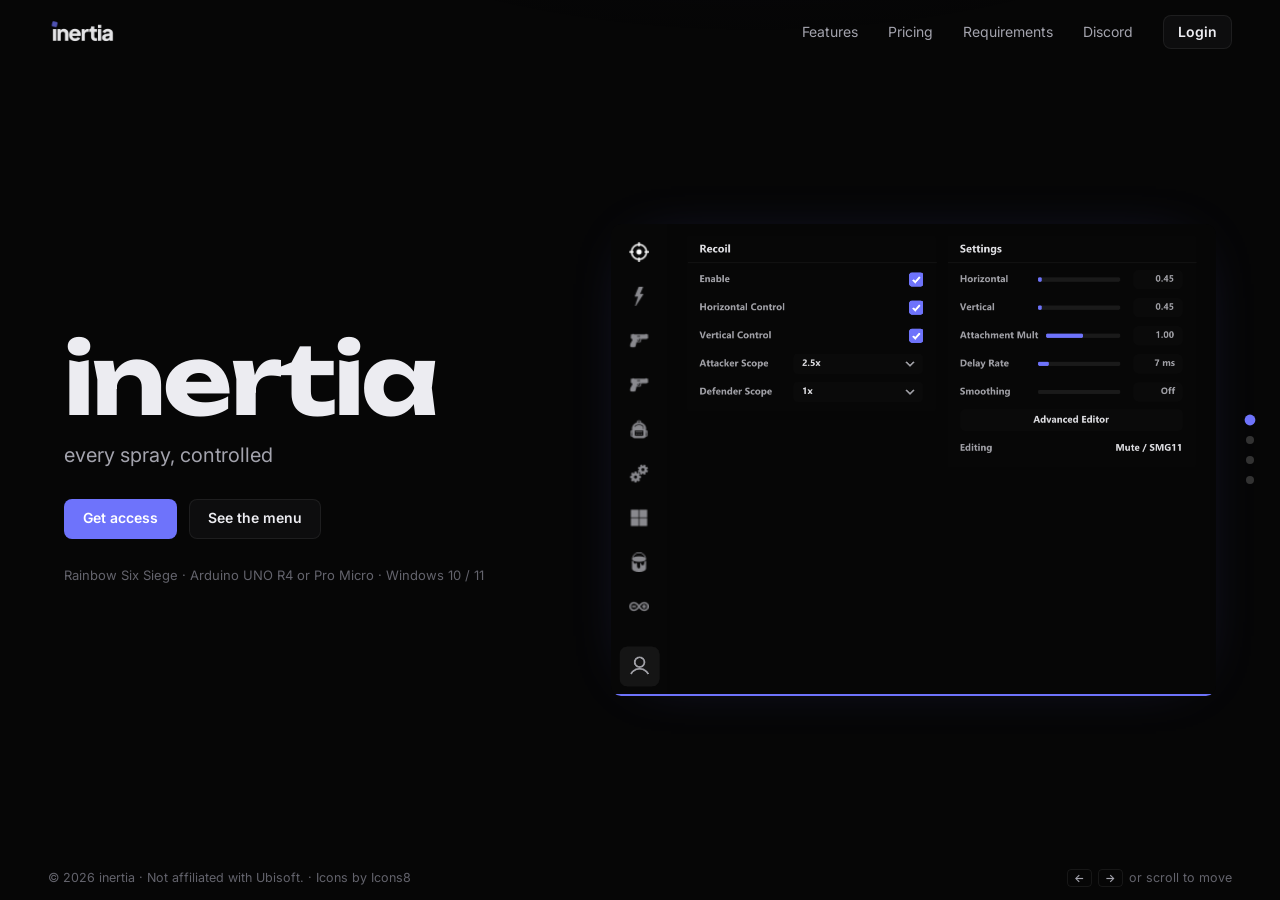
<file: index.html>
<!doctype html>
<html lang="en">
<head>
  <meta charset="utf-8">
  <meta name="viewport" content="width=device-width, initial-scale=1">
  <title>inertia</title>
  <meta name="description" content="Hardware recoil control for Rainbow Six Siege, with a trigger bot and aim assist, running from one Arduino.">
  <link rel="icon" href="logo.png">
  <link rel="preconnect" href="https://fonts.googleapis.com">
  <link rel="preconnect" href="https://fonts.gstatic.com" crossorigin>
  <link href="https://fonts.googleapis.com/css2?family=Inter:wght@400;500;600;700&family=Unbounded:wght@600;700&display=swap" rel="stylesheet">
  <link rel="stylesheet" href="slides.css">
</head>
<body>

<div class="glow" id="glow"></div>

<header class="nav">
  <a class="logo" href="#home" data-go="0" aria-label="inertia"><img src="logo.png" alt="inertia"></a>
  <nav class="nav-links">
    <a href="#features" data-go="1">Features</a>
    <a href="#pricing" data-go="2">Pricing</a>
    <a class="hide-sm" href="#requirements" data-go="3">Requirements</a>
    <a href="https://discord.gg/2WXNQyR8nq" target="_blank" rel="noopener">Discord</a>
    <a class="btn" href="dashboard.html">Login</a>
  </nav>
</header>

<main class="deck">
  <div class="track" id="track">

    <!-- 1. home: the pitch beside a slideshow of every page of the menu -->
    <section class="slide" id="home" aria-label="Home">
      <div class="inner home">
        <div>
          <h1 class="wordmark rise">inertia</h1>
          <p class="tagline rise d1">every spray, controlled</p>
          <div class="cta rise d2">
            <a class="btn primary" href="#pricing" data-go="2">Get access</a>
            <a class="btn" href="#features" data-go="1">See the menu</a>
          </div>
          <p class="meta rise d3">Rainbow Six Siege &middot; Arduino UNO R4 or Pro Micro &middot; Windows 10 / 11</p>
        </div>
        <div class="frame rise d2" id="heroShow" data-dur="3200">
          <img src="ui-rcs.png" alt="Recoil page of the menu" class="on">
          <img src="ui-trigger.png" alt="Trigger page of the menu">
          <img src="ui-assist.png" alt="Aim assist page of the menu">
          <img src="ui-loadout.png" alt="Loadout page of the menu">
          <img src="ui-style.png" alt="Style page of the menu">
          <img src="ui-misc.png" alt="Misc page of the menu">
          <div class="timer"></div>
        </div>
      </div>
    </section>

    <!-- 2. features: one page of the menu at a time, with what it does -->
    <section class="slide" id="features" aria-label="Features">
      <div class="inner features">
        <div class="frame rise" id="featShow" data-dur="5000"><div class="timer"></div></div>
        <div class="feat-copy rise d1">
          <div class="swap" id="featText">
            <span class="kicker" id="featKicker"></span>
            <h2 id="featTitle"></h2>
            <p id="featBody"></p>
          </div>
          <div class="tabs" id="featTabs"></div>
          <div class="arrows">
            <button type="button" id="featPrev" aria-label="Previous feature">
              <svg width="16" height="16" viewBox="0 0 24 24" fill="none" stroke="currentColor" stroke-width="2.4" stroke-linecap="round" stroke-linejoin="round"><path d="m15 18-6-6 6-6"/></svg>
            </button>
            <button type="button" id="featNext" aria-label="Next feature">
              <svg width="16" height="16" viewBox="0 0 24 24" fill="none" stroke="currentColor" stroke-width="2.4" stroke-linecap="round" stroke-linejoin="round"><path d="m9 18 6-6-6-6"/></svg>
            </button>
          </div>
        </div>
      </div>
    </section>

    <!-- 3. pricing -->
    <section class="slide" id="pricing" aria-label="Pricing">
      <div class="inner">
        <div class="head rise">
          <h2>Pick a plan</h2>
          <p>Every plan includes the full menu, the Arduino firmware and the setup guide.</p>
        </div>
        <!-- Checkout: monthly and lifetime check out on SellAuth. The week plan has
             no SellAuth product yet, so its button still goes to Discord. -->
        <div class="plans">
          <div class="plan rise d1">
            <h3>Week</h3>
            <div class="price">$9.99 <small>/ 7 days</small></div>
            <ul><li>Full desktop menu</li><li>Every operator &amp; weapon</li><li>Arduino firmware</li><li>LED matrix editor</li></ul>
            <a class="btn" href="https://discord.gg/2WXNQyR8nq" target="_blank" rel="noopener">Buy week</a>
          </div>
          <div class="plan best rise d2">
            <span class="badge">Most popular</span>
            <h3>Month</h3>
            <div class="price">$24.99 <small>/ 30 days</small></div>
            <ul><li>Full desktop menu</li><li>Every operator &amp; weapon</li><li>Arduino firmware</li><li>LED matrix editor</li><li>Updates during your plan</li></ul>
            <a class="btn primary" href="https://inertiascript.mysellauth.com/product/inertia-monthly" target="_blank" rel="noopener">Buy month</a>
          </div>
          <div class="plan rise d3">
            <h3>Lifetime</h3>
            <div class="price">$79.99 <small>one time</small></div>
            <ul><li>Full desktop menu</li><li>Every operator &amp; weapon</li><li>Arduino firmware</li><li>LED matrix editor</li><li>All future updates</li></ul>
            <a class="btn" href="https://inertiascript.mysellauth.com/product/inertia-lifetime" target="_blank" rel="noopener">Buy lifetime</a>
          </div>
        </div>
      </div>
    </section>

    <!-- 4. requirements -->
    <section class="slide" id="requirements" aria-label="Requirements">
      <div class="inner">
        <div class="head rise"><h2>What you need</h2></div>
        <div class="reqs">
          <div class="req rise d1">
            <h3>Your PC</h3>
            <dl>
              <dt>System</dt><dd>Windows 10 / 11, 64-bit</dd>
              <dt>Memory</dt><dd>8 GB RAM or more</dd>
              <dt>Display</dt><dd>1080p or better</dd>
              <dt>Connection</dt><dd>USB port + data cable</dd>
            </dl>
          </div>
          <div class="req rise d2">
            <h3>A board</h3>
            <p><b>Arduino UNO R4 WiFi</b> &mdash; plug and play over USB-C, with the LED matrix.</p>
            <p><b>Pro Micro</b> &mdash; smaller and cheaper, recoil control only, no LED display.</p>
            <div class="links">
              <a href="https://www.amazon.com/s?k=arduino+uno+r4+wifi" target="_blank" rel="noopener">Get an UNO R4 WiFi &#8599;</a>
              <a href="https://www.amazon.com/s?k=pro+micro+atmega32u4" target="_blank" rel="noopener">Get a Pro Micro &#8599;</a>
            </div>
          </div>
        </div>
        <div class="facts rise d3">
          <div class="fact"><b>1 kHz</b><span>engine loop</span></div>
          <div class="fact"><b>0</b><span>kernel drivers</span></div>
          <div class="fact"><b>96</b><span>LED pixels</span></div>
          <div class="fact"><b>Every</b><span>operator &amp; weapon</span></div>
        </div>
      </div>
    </section>

  </div>
</main>

<div class="dots" id="dots"></div>

<footer class="footer">
  <span>&copy; 2026 inertia &middot; Not affiliated with Ubisoft. &middot; Icons by <a href="https://icons8.com" target="_blank" rel="noopener">Icons8</a></span>
  <span class="hint"><kbd>&larr;</kbd><kbd>&rarr;</kbd> or scroll to move</span>
</footer>

<script>
// ---- features: the menu page shown for each, and what it does ----------
const FEATURES = [
  { img: "ui-rcs",     tab: "Recoil",      kicker: "Recoil control", title: "Every spray, flat",
    body: 'Per-operator, per-weapon <span class="accent">recoil patterns</span> scaled to your <span class="accent">DPI, sensitivity and FOV</span>, with horizontal and vertical strength and an advanced pattern editor. The pulling is done by an Arduino plugged in as a <span class="accent">real USB mouse</span>.' },
  { img: "ui-rapid",   tab: "Rapid Fire",  kicker: "Rapid fire", title: "Semi-autos, full speed",
    body: 'Turns a held click into <span class="accent">fast, human-timed taps</span> with a random delay between each, and keeps <span class="accent">recoil control</span> pulling while it fires.' },
  { img: "ui-trigger", tab: "Trigger",     kicker: "Trigger bot", title: "Fires when you're on them",
    body: 'An on-device <span class="accent">person detection model</span> watches a box around your crosshair and fires the moment someone is in it. <span class="accent">Hold mode</span> keeps shooting while you stay on target, and it runs on <span class="accent">DirectML</span> for AMD, Intel and NVIDIA.' },
  { img: "ui-assist",  tab: "Assist",      kicker: "Aim assist", title: "Pulls you onto the head",
    body: 'Steers smoothly onto the nearest target with your <span class="accent">range, strength and aim height</span>, plus <span class="accent">prediction</span> for moving players. It shares the trigger bot\'s detection, and recoil keeps working while it holds.' },
  { img: "ui-loadout", tab: "Loadout",     kicker: "Loadout", title: "Your operator, your gun",
    body: 'Pick <span class="accent">side, operator, weapon, scope, grip and barrel</span> and the pattern follows. The Arduino status and <span class="accent">auto send</span> live right beside it.' },
  { img: "ui-sens",    tab: "Sensitivity", kicker: "Sensitivity", title: "Matched to your settings",
    body: '<span class="accent">DPI, sensitivity, FOV and every ADS scope</span> are read from your Siege settings on first start, so the pull is scaled right without typing anything in.' },
  { img: "ui-detect",  tab: "Auto Detect", kicker: "Auto detect", title: "Switches when you pick",
    body: 'Click an operator on the <span class="accent">operator select screen</span> and the menu switches to them by itself, then sends the loadout to the Arduino after a short delay.' },
  { img: "ui-style",   tab: "Style",       kicker: "Style", title: "Make it yours",
    body: 'Two <span class="accent">layouts</span>, your own <span class="accent">accent, background and text colours</span>, and animated backdrops like snow, rain, stars and embers.' },
  { img: "ui-misc",    tab: "LED & Misc",  kicker: "LED display & misc", title: "Your operator on the board",
    body: 'The UNO R4\'s <span class="accent">8&times;12 LED matrix</span> shows your operator, three letters or an animation. <span class="accent">Stream proof</span> hides the menu from capture, and the menu key is yours to pick.' },
];

// ---- a crossfading slideshow in a .frame ---------------------------------
function Slideshow(frame, onChange) {
  const imgs = () => [...frame.querySelectorAll("img")];
  const timer = frame.querySelector(".timer");
  const dur = +frame.dataset.dur || 4500;
  frame.style.setProperty("--dur", dur + "ms");
  let i = 0, t = 0, running = false, hover = false;
  function show(n) {
    const list = imgs();
    i = (n + list.length) % list.length;
    list.forEach((im, k) => im.classList.toggle("on", k === i));
    if (onChange) onChange(i);
    restart();
  }
  function restart() {
    clearTimeout(t);
    timer.classList.remove("run"); void timer.offsetWidth;
    if (!running || hover) return;
    timer.classList.add("run");
    t = setTimeout(() => show(i + 1), dur);
  }
  frame.addEventListener("mouseenter", () => { hover = true; restart(); });
  frame.addEventListener("mouseleave", () => { hover = false; restart(); });
  return {
    show, get index() { return i; },
    play() { running = true; restart(); },
    stop() { running = false; restart(); },
  };
}

// home
const hero = Slideshow(document.getElementById("heroShow"));

// features
const featFrame = document.getElementById("featShow");
const tabs = document.getElementById("featTabs");
FEATURES.forEach((f, k) => {
  const im = new Image();
  im.src = "" + f.img + ".png";
  im.alt = f.kicker + " page of the menu";
  im.loading = "lazy";
  featFrame.insertBefore(im, featFrame.querySelector(".timer"));
  const b = document.createElement("button");
  b.type = "button"; b.textContent = f.tab;
  b.addEventListener("click", () => feat.show(k));
  tabs.appendChild(b);
});
const featText = document.getElementById("featText");
let featFirst = true;
function setFeatText(k) {
  const f = FEATURES[k];
  const apply = () => {
    document.getElementById("featKicker").textContent = f.kicker;
    document.getElementById("featTitle").textContent = f.title;
    document.getElementById("featBody").innerHTML = f.body;
    featText.classList.remove("out");
  };
  [...tabs.children].forEach((b, j) => b.classList.toggle("on", j === k));
  if (featFirst) { featFirst = false; apply(); return; }
  featText.classList.add("out");
  setTimeout(apply, 220);
}
const feat = Slideshow(featFrame, setFeatText);
feat.show(0);
document.getElementById("featPrev").addEventListener("click", () => feat.show(feat.index - 1));
document.getElementById("featNext").addEventListener("click", () => feat.show(feat.index + 1));

// ---- the deck: one full-screen slide at a time ---------------------------
const track = document.getElementById("track");
const slides = [...track.children];
const dots = document.getElementById("dots");
const navLinks = [...document.querySelectorAll(".nav-links [data-go]")];
const glow = document.getElementById("glow");
let cur = -1;

slides.forEach((s, k) => {
  const d = document.createElement("button");
  d.type = "button"; d.setAttribute("aria-label", s.getAttribute("aria-label"));
  d.addEventListener("click", () => go(k));
  dots.appendChild(d);
});

function go(n) {
  n = Math.max(0, Math.min(slides.length - 1, n));
  if (n === cur) return;
  cur = n;
  track.style.transform = `translateX(${-100 * n}%)`;
  slides.forEach((s, k) => s.classList.toggle("on", k === n));
  [...dots.children].forEach((d, k) => d.classList.toggle("on", k === n));
  navLinks.forEach((a) => a.classList.toggle("on", +a.dataset.go === n && n > 0));
  glow.style.transform = `translateX(${(n - 1.5) * -6}vw)`;
  // only the visible slideshow runs
  n === 0 ? hero.play() : hero.stop();
  n === 1 ? feat.play() : feat.stop();
  history.replaceState(null, "", "#" + slides[n].id);
}

document.querySelectorAll("[data-go]").forEach((a) => a.addEventListener("click", (e) => {
  e.preventDefault(); go(+a.dataset.go);
}));

// keys: left/right (and up/down, page up/down) move between slides;
// on Features, left/right step through the features first
addEventListener("keydown", (e) => {
  if (e.target.closest("input, textarea")) return;
  const k = e.key;
  if (k === "ArrowRight" || k === "ArrowLeft") {
    const dir = k === "ArrowRight" ? 1 : -1;
    if (cur === 1) {
      const next = feat.index + dir;
      if (next >= 0 && next < FEATURES.length) { feat.show(next); return; }
    }
    go(cur + dir);
  } else if (k === "ArrowDown" || k === "PageDown" || k === " ") { e.preventDefault(); go(cur + 1); }
  else if (k === "ArrowUp" || k === "PageUp") { e.preventDefault(); go(cur - 1); }
  else if (k === "Home") go(0);
  else if (k === "End") go(slides.length - 1);
});

// mouse wheel / trackpad: one slide per gesture
let wheelLock = 0;
addEventListener("wheel", (e) => {
  if (innerWidth <= 860) return;            // small screens scroll inside a slide
  const d = Math.abs(e.deltaY) > Math.abs(e.deltaX) ? e.deltaY : e.deltaX;
  if (Math.abs(d) < 12 || Date.now() < wheelLock) return;
  wheelLock = Date.now() + 900;
  go(cur + (d > 0 ? 1 : -1));
}, { passive: true });

// swipe
let tx = null, ty = null;
addEventListener("touchstart", (e) => { tx = e.touches[0].clientX; ty = e.touches[0].clientY; }, { passive: true });
addEventListener("touchend", (e) => {
  if (tx === null) return;
  const dx = e.changedTouches[0].clientX - tx, dy = e.changedTouches[0].clientY - ty;
  if (Math.abs(dx) > 50 && Math.abs(dx) > Math.abs(dy) * 1.3) go(cur + (dx < 0 ? 1 : -1));
  tx = ty = null;
}, { passive: true });

// ?still: no motion at all, for taking screenshots of a slide
if (location.search.includes("still")) document.documentElement.classList.add("still");

// start on the slide in the address (e.g. index.html#pricing)
const start = slides.findIndex((s) => "#" + s.id === location.hash);
track.style.transition = "none";
go(start < 0 ? 0 : start);
requestAnimationFrame(() => requestAnimationFrame(() => { track.style.transition = ""; }));
</script>
</body>
</html>
</file>
<file: slides.css>
/* inertia - landing page. One screen, no scrolling: the page is a row of
   full-screen slides, and the menu screenshots are a slideshow inside it.
   Colours follow the menu's icon layout: #060606 page, #070707 panels,
   one accent (#6E73FB). */

:root {
  --bg: #060606;
  --panel: #090909;
  --panel-2: #0d0d0e;
  --line: rgba(255, 255, 255, 0.07);
  --text: #ececf1;
  --text-dim: #a3a3ad;
  --text-mute: #63636c;
  --accent: #6e73fb;
  --accent-soft: rgba(110, 115, 251, 0.14);
  --display: "Unbounded", system-ui, sans-serif;
  --body: "Inter", system-ui, -apple-system, "Segoe UI", sans-serif;
  --nav-h: 64px;
  --foot-h: 44px;
  --ease: cubic-bezier(.22, .8, .24, 1);
}

* { box-sizing: border-box; margin: 0; padding: 0; }
html, body { height: 100%; overflow: hidden; }
body {
  background: var(--bg);
  color: var(--text);
  font-family: var(--body);
  font-size: 15px;
  line-height: 1.6;
  -webkit-font-smoothing: antialiased;
}
a { color: inherit; text-decoration: none; }
img { display: block; max-width: 100%; }
.accent { color: var(--accent); }

/* soft accent light, moves a little with the slide */
.glow {
  position: fixed; inset: -30vh -20vw auto; height: 90vh;
  background: radial-gradient(50% 55% at 50% 0%, rgba(110, 115, 251, 0.05), transparent 70%);
  pointer-events: none; z-index: 0;
  transition: transform 1.1s var(--ease);
}

/* ---------------------------------------------------------------- nav -- */
.nav {
  position: fixed; top: 0; left: 0; right: 0; z-index: 10;
  height: var(--nav-h);
  display: flex; align-items: center; justify-content: space-between;
  padding: 0 clamp(16px, 4vw, 48px);
}
.nav .logo img { height: 30px; width: auto; }
.nav-links { display: flex; align-items: center; gap: clamp(14px, 2.4vw, 30px); font-size: 14px; }
.nav-links a { color: var(--text-dim); transition: color .15s; }
.nav-links a:hover, .nav-links a.on { color: var(--text); }
.nav-links a.on { position: relative; }
.nav-links a.on::after {
  content: ""; position: absolute; left: 0; right: 0; bottom: -6px; height: 2px;
  background: var(--accent); border-radius: 2px;
}

/* ------------------------------------------------------------ buttons -- */
.btn {
  display: inline-flex; align-items: center; justify-content: center; gap: 8px;
  height: 40px; padding: 0 18px; border-radius: 8px;
  background: var(--panel-2); border: 1px solid var(--line);
  color: var(--text); font-weight: 600; font-size: 14px;
  transition: background .15s, border-color .15s, transform .15s;
  cursor: pointer;
}
.btn:hover { background: #16161b; border-color: rgba(255, 255, 255, 0.14); }
.btn.primary { background: var(--accent); border-color: transparent; color: #fff; }
.btn.primary:hover { background: #7d82ff; }
.nav .btn { height: 34px; padding: 0 14px; color: var(--text) !important; }

/* ------------------------------------------------------------- slides -- */
.deck {
  position: fixed; inset: var(--nav-h) 0 var(--foot-h) 0; z-index: 1;
  overflow: hidden;
}
.track {
  display: flex; height: 100%;
  transition: transform .9s var(--ease);
}
.slide {
  flex: 0 0 100%; height: 100%;
  display: flex; align-items: center; justify-content: center;
  padding: 0 clamp(16px, 5vw, 72px);
  overflow: hidden;
}
.slide > .inner { width: min(1180px, 100%); max-height: 100%; }

/* things inside a slide rise in when it becomes the current one */
.slide .rise { opacity: 0; transform: translateY(18px); transition: opacity .6s var(--ease), transform .6s var(--ease); }
.slide.on .rise { opacity: 1; transform: none; }
.slide.on .rise.d1 { transition-delay: .08s; }
.slide.on .rise.d2 { transition-delay: .16s; }
.slide.on .rise.d3 { transition-delay: .24s; }
.slide.on .rise.d4 { transition-delay: .32s; }

/* side dots and arrows */
.dots {
  position: fixed; right: clamp(10px, 2vw, 26px); top: 50%; transform: translateY(-50%);
  display: flex; flex-direction: column; gap: 12px; z-index: 10;
}
.dots button {
  width: 8px; height: 8px; border-radius: 50%; border: 0; padding: 0;
  background: rgba(255, 255, 255, 0.18); cursor: pointer;
  transition: background .2s, transform .2s;
}
.dots button.on { background: var(--accent); transform: scale(1.35); }
.dots button:hover { background: rgba(255, 255, 255, 0.45); }

/* --------------------------------------------------------------- home -- */
.home { display: grid; grid-template-columns: 0.9fr 1.1fr; gap: clamp(24px, 4vw, 64px); align-items: center; }
.wordmark {
  font-family: var(--display); font-weight: 700;
  font-size: clamp(48px, 7.4vw, 104px); line-height: 0.95; letter-spacing: -0.03em;
}
.tagline { margin-top: 14px; font-size: clamp(16px, 1.6vw, 20px); color: var(--text-dim); }
.cta { margin-top: 28px; display: flex; gap: 12px; flex-wrap: wrap; }
.meta { margin-top: 26px; font-size: 13px; color: var(--text-mute); }

/* ------------------------------------------------- screenshot frames -- */
.frame {
  position: relative; aspect-ratio: 1120 / 874; width: 100%;
  border-radius: 10px; overflow: hidden;
  background: transparent;
  box-shadow: 0 0 60px -30px rgba(110, 115, 251, 0.3);
}
.frame img {
  position: absolute; inset: 0; width: 100%; height: 100%; object-fit: cover;
  opacity: 0; transform: scale(1.025);
  transition: opacity .7s var(--ease), transform 1.2s var(--ease);
}
.frame img.on { opacity: 1; transform: none; }
/* how long until the next picture */
.frame .timer { position: absolute; left: 0; bottom: 0; height: 2px; width: 0; background: var(--accent); z-index: 2; }
.frame .timer.run { animation: timer var(--dur, 4.5s) linear forwards; }
@keyframes timer { to { width: 100%; } }

/* ----------------------------------------------------------- features -- */
.features { display: grid; grid-template-columns: 1.25fr 0.75fr; gap: clamp(24px, 4vw, 56px); align-items: center; }
.feat-copy .kicker { font-size: 12px; font-weight: 600; letter-spacing: .14em; text-transform: uppercase; color: var(--accent); }
.feat-copy h2 { font-family: var(--display); font-weight: 700; font-size: clamp(26px, 3vw, 40px); line-height: 1.1; margin-top: 8px; }
.feat-copy p { margin-top: 14px; color: var(--text-dim); min-height: 6.4em; }
.feat-copy .swap { transition: opacity .35s, transform .35s var(--ease); }
.feat-copy .swap.out { opacity: 0; transform: translateY(8px); }
.tabs { margin-top: 22px; display: flex; flex-wrap: wrap; gap: 6px; }
.tabs button {
  height: 30px; padding: 0 11px; border-radius: 6px; border: 1px solid var(--line);
  background: transparent; color: var(--text-dim); font: 600 12.5px var(--body); cursor: pointer;
  transition: color .15s, background .15s, border-color .15s;
}
.tabs button:hover { color: var(--text); border-color: rgba(255, 255, 255, 0.14); }
.tabs button.on { color: #fff; background: var(--accent); border-color: transparent; }
.arrows { margin-top: 18px; display: flex; gap: 8px; }
.arrows button {
  width: 38px; height: 38px; border-radius: 8px; border: 1px solid var(--line);
  background: var(--panel-2); color: var(--text); cursor: pointer; display: grid; place-items: center;
}
.arrows button:hover { border-color: rgba(255, 255, 255, 0.16); }

/* ------------------------------------------------------------ pricing -- */
.head { text-align: center; margin-bottom: clamp(18px, 3.5vh, 36px); }
.head h2 { font-family: var(--display); font-weight: 700; font-size: clamp(26px, 3vw, 40px); }
.head p { color: var(--text-dim); margin-top: 6px; }
.plans { display: grid; grid-template-columns: repeat(3, 1fr); gap: 16px; }
.plan {
  position: relative; background: var(--panel); border: 1px solid var(--line); border-radius: 12px;
  padding: clamp(18px, 3vh, 28px) 24px; display: flex; flex-direction: column;
}
.plan.best { border-color: rgba(110, 115, 251, 0.55); box-shadow: 0 0 80px -30px rgba(110, 115, 251, 0.55); }
.plan .badge {
  position: absolute; top: -11px; left: 24px; padding: 2px 10px; border-radius: 99px;
  background: var(--accent); color: #fff; font-size: 11px; font-weight: 700; letter-spacing: .04em;
}
.plan h3 { font-size: 15px; color: var(--text-dim); font-weight: 600; }
.price { font-family: var(--display); font-size: clamp(26px, 3vw, 34px); font-weight: 700; margin: 6px 0 12px; }
.price small { font-family: var(--body); font-size: 13px; color: var(--text-mute); font-weight: 500; }
.plan ul { list-style: none; display: grid; gap: 6px; margin-bottom: 20px; color: var(--text-dim); font-size: 14px; }
.plan li::before { content: "\2713"; color: var(--accent); margin-right: 9px; font-weight: 700; }
.plan .btn { margin-top: auto; }

/* ------------------------------------------------------- requirements -- */
.reqs { display: grid; grid-template-columns: 1fr 1fr; gap: 16px; }
.req { background: var(--panel); border: 1px solid var(--line); border-radius: 12px; padding: 24px; }
.req h3 { font-size: 15px; margin-bottom: 12px; }
.req dl { display: grid; grid-template-columns: auto 1fr; gap: 8px 22px; font-size: 14px; }
.req dt { color: var(--text-mute); }
.req p { color: var(--text-dim); font-size: 14px; }
.req p + p { margin-top: 10px; }
.req .links { margin-top: 16px; display: flex; gap: 18px; font-size: 14px; }
.req .links a { color: var(--accent); }
.req .links a:hover { text-decoration: underline; }
.facts { margin-top: 16px; display: grid; grid-template-columns: repeat(4, 1fr); gap: 16px; }
.fact { background: var(--panel); border: 1px solid var(--line); border-radius: 12px; padding: 16px 20px; }
.fact b { display: block; font-family: var(--display); font-size: 22px; }
.fact span { color: var(--text-mute); font-size: 13px; }

/* ------------------------------------------------------------- footer -- */
.footer {
  position: fixed; left: 0; right: 0; bottom: 0; height: var(--foot-h); z-index: 10;
  display: flex; align-items: center; justify-content: space-between;
  padding: 0 clamp(16px, 4vw, 48px);
  font-size: 12.5px; color: var(--text-mute);
}
.footer nav { display: flex; gap: 18px; }
.footer a:hover { color: var(--text); }
.hint { display: inline-flex; align-items: center; gap: 6px; }
.hint kbd {
  font: 600 11px var(--body); padding: 1px 6px; border-radius: 4px;
  border: 1px solid var(--line); color: var(--text-dim);
}

/* --------------------------------------------------------- small screens -- */
@media (max-width: 860px) {
  .home, .features { grid-template-columns: 1fr; gap: 20px; }
  .home .frame { max-width: 520px; }
  .features .frame { order: -1; }
  .feat-copy p { min-height: 0; }
  .plans, .reqs { grid-template-columns: 1fr; gap: 10px; }
  .plan ul { display: none; }
  .facts { grid-template-columns: repeat(2, 1fr); gap: 10px; }
  .nav-links .hide-sm, .hint { display: none; }
  .slide { overflow-y: auto; align-items: flex-start; padding-top: 16px; padding-bottom: 16px; }
  .dots { display: none; }
}
@media (max-height: 640px) and (min-width: 861px) {
  .plan ul { gap: 2px; margin-bottom: 12px; }
  .facts { display: none; }
}
.still *, .still *::before, .still *::after { transition: none !important; animation: none !important; }
.still .frame .timer { display: none; }
@media (prefers-reduced-motion: reduce) {
  .track, .frame img, .slide .rise, .glow { transition: none; }
}
</file>
